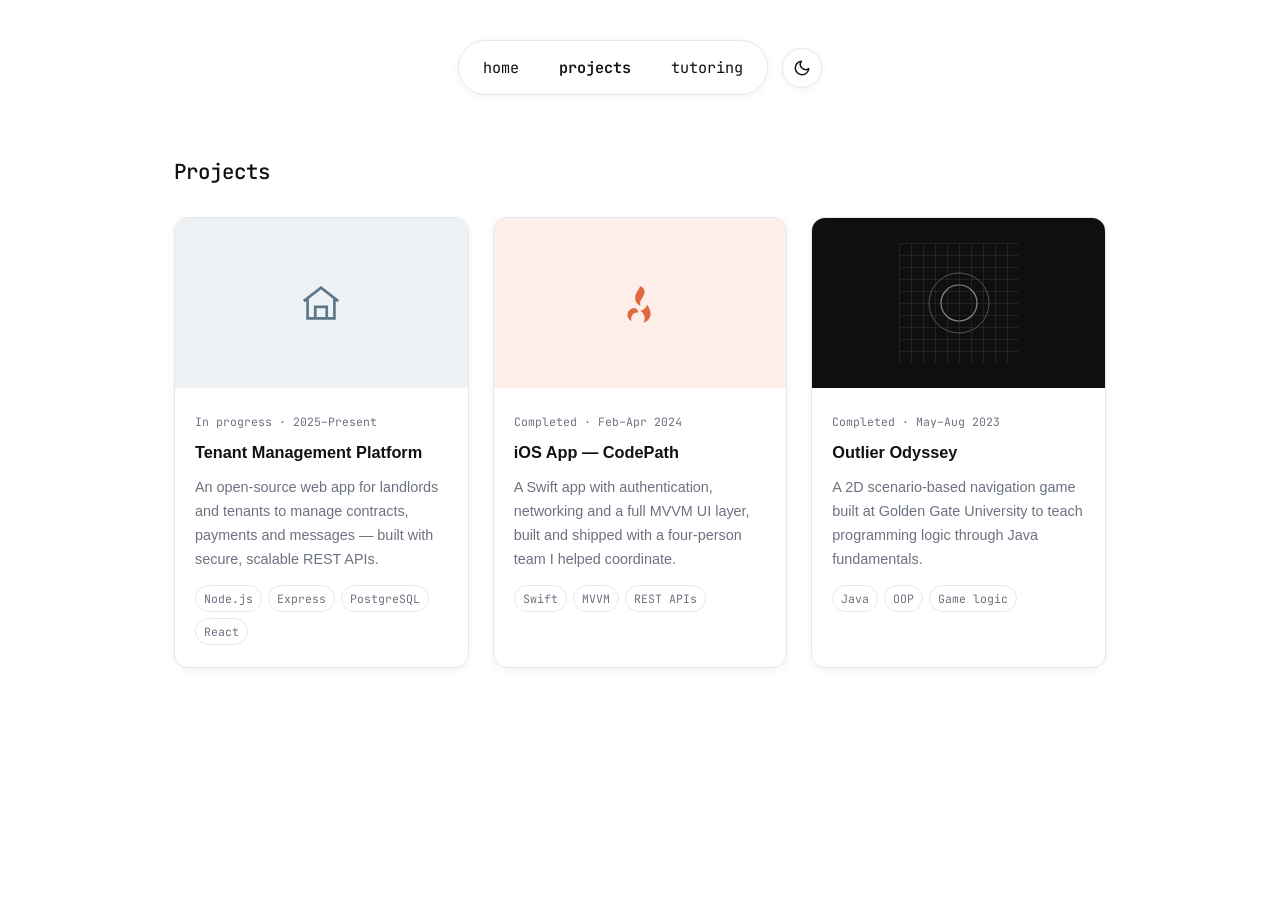
<file: projects.html>
<!DOCTYPE html>
<html lang="en">
<head>
<meta charset="UTF-8">
<meta name="viewport" content="width=device-width, initial-scale=1.0">
<title>Projects | Josue Cikanga</title>
<link rel="preconnect" href="https://fonts.googleapis.com">
<link rel="preconnect" href="https://fonts.gstatic.com" crossorigin>
<link href="https://fonts.googleapis.com/css2?family=JetBrains+Mono:wght@400;500;600&display=swap" rel="stylesheet">
<link rel="stylesheet" href="styles.css">
</head>
<body>

<div class="nav-wrap">
  <div class="nav-pill mono">
    <a href="index.html">home</a>
    <a href="projects.html" class="active">projects</a>
    <a href="tutoring.html">tutoring</a>
  </div>
  <button class="theme-toggle" aria-label="Toggle dark mode">
    <svg class="moon-icon" viewBox="0 0 24 24" fill="none" stroke="currentColor" stroke-width="2" stroke-linecap="round" stroke-linejoin="round"><path d="M21 12.79A9 9 0 1 1 11.21 3 7 7 0 0 0 21 12.79z"/></svg>
    <svg class="sun-icon" viewBox="0 0 24 24" fill="none" stroke="currentColor" stroke-width="2" stroke-linecap="round" stroke-linejoin="round"><circle cx="12" cy="12" r="4"/><path d="M12 2v2M12 20v2M4.93 4.93l1.41 1.41M17.66 17.66l1.41 1.41M2 12h2M20 12h2M6.34 17.66l-1.41 1.41M19.07 4.93l-1.41 1.41"/></svg>
  </button>
</div>

<main class="wide">
  <h2 class="section-heading mono" style="margin-bottom:28px;">Projects</h2>

  <div class="projects-grid">

    <article class="project-card">
      <div class="project-thumb" style="--thumb-bg:#eef2f5; --thumb-bg-dark:#131a1f;">
        <svg width="46" height="46" viewBox="0 0 24 24" fill="none" stroke="#5b7889" stroke-width="1.4">
          <path d="M3 11l9-7 9 7"/><path d="M5 10v10h14V10"/><path d="M9 20v-6h6v6"/>
        </svg>
      </div>
      <div class="project-body">
        <span class="project-status mono">In progress · 2025–Present</span>
        <h3>Tenant Management Platform</h3>
        <p>An open-source web app for landlords and tenants to manage contracts, payments and messages — built with secure, scalable REST APIs.</p>
        <ul class="project-tags mono">
          <li>Node.js</li><li>Express</li><li>PostgreSQL</li><li>React</li>
        </ul>
      </div>
    </article>

    <article class="project-card">
      <div class="project-thumb" style="--thumb-bg:#fdeee9; --thumb-bg-dark:#201410;">
        <svg width="40" height="40" viewBox="0 0 24 24" fill="#e0693f">
          <path d="M12.1 2c-1 2.6-3 4-3 7 0 2.1 1.3 3.9 3.2 4.7-.1-.5-.2-1-.2-1.5 0-2.6 2.7-4.3 2.7-7C14.8 3.5 13.3 2.4 12.1 2zM8.7 15c-2.3 0-4.2 1.9-4.2 4.2 0 1.6 1 3 2.4 3.7-.4-1.4-.1-3 .9-4.1.9-.9 2.1-1.3 3.3-1.1-.3-1.5-1.6-2.7-2.4-2.7zM16.2 12.9c-.4 1.9-2 3.4-4 3.7 1.6.9 2.6 2.6 2.6 4.5 0 1-.3 1.9-.8 2.7 2.5-.5 4.4-2.7 4.4-5.3 0-2.4-1.6-4.5-2.2-5.6z"/>
        </svg>
      </div>
      <div class="project-body">
        <span class="project-status mono">Completed · Feb–Apr 2024</span>
        <h3>iOS App — CodePath</h3>
        <p>A Swift app with authentication, networking and a full MVVM UI layer, built and shipped with a four-person team I helped coordinate.</p>
        <ul class="project-tags mono">
          <li>Swift</li><li>MVVM</li><li>REST APIs</li>
        </ul>
      </div>
    </article>

    <article class="project-card">
      <div class="project-thumb" style="--thumb-bg:#0f0f0f; --thumb-bg-dark:#0f0f0f;">
        <svg width="120" height="120" viewBox="0 0 120 120">
          <defs>
            <pattern id="grid" width="12" height="12" patternUnits="userSpaceOnUse">
              <path d="M 12 0 L 0 0 0 12" fill="none" stroke="#333" stroke-width="1"/>
            </pattern>
          </defs>
          <rect width="120" height="120" fill="url(#grid)"/>
          <circle cx="60" cy="60" r="18" fill="none" stroke="#888" stroke-width="1.2"/>
          <circle cx="60" cy="60" r="30" fill="none" stroke="#555" stroke-width="1"/>
        </svg>
      </div>
      <div class="project-body">
        <span class="project-status mono">Completed · May–Aug 2023</span>
        <h3>Outlier Odyssey</h3>
        <p>A 2D scenario-based navigation game built at Golden Gate University to teach programming logic through Java fundamentals.</p>
        <ul class="project-tags mono">
          <li>Java</li><li>OOP</li><li>Game logic</li>
        </ul>
      </div>
    </article>

  </div>
</main>

<script src="script.js"></script>
</body>
</html>
</file>
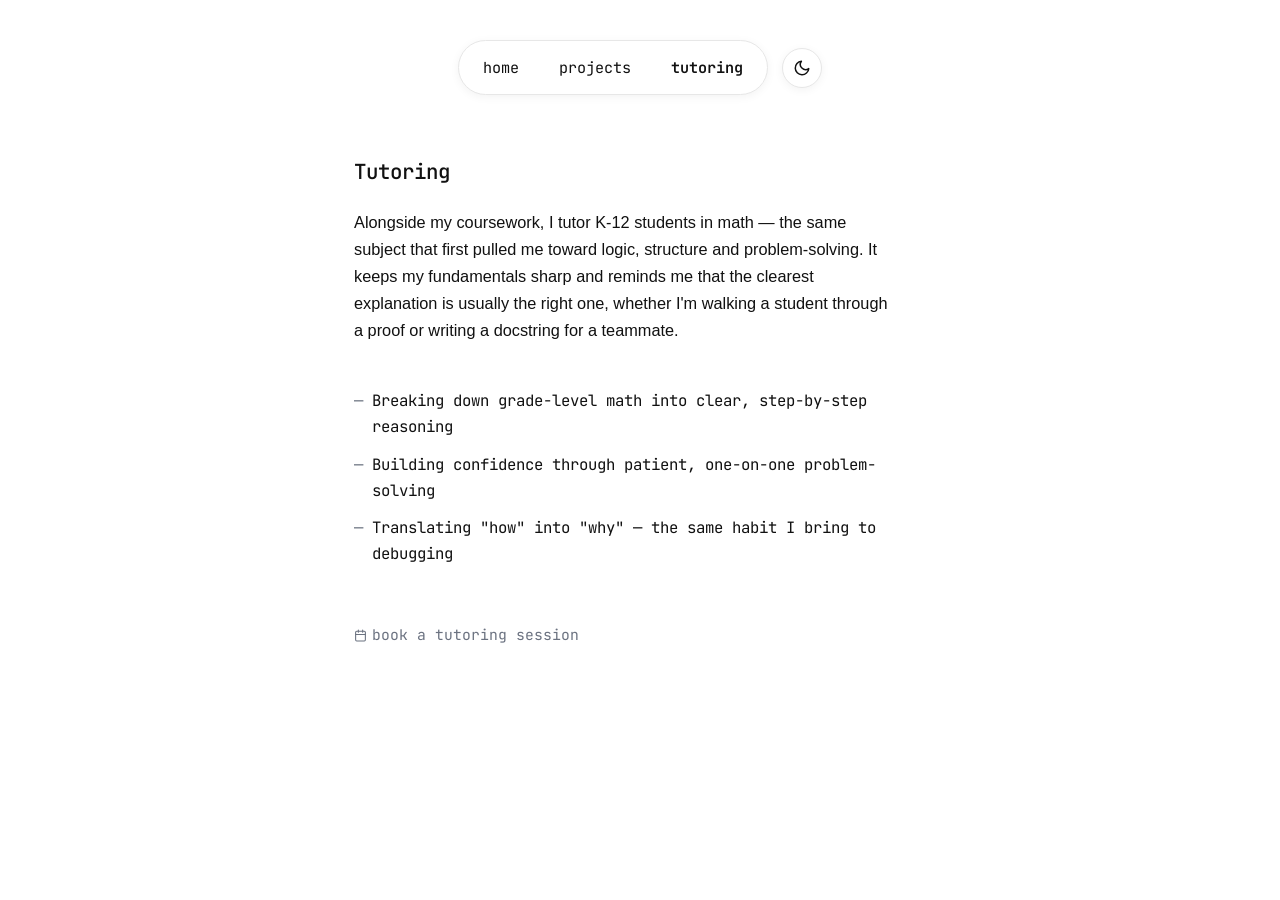
<file: tutoring.html>
<!DOCTYPE html>
<html lang="en">
<head>
<meta charset="UTF-8">
<meta name="viewport" content="width=device-width, initial-scale=1.0">
<title>Tutoring | Josue Cikanga</title>
<link rel="preconnect" href="https://fonts.googleapis.com">
<link rel="preconnect" href="https://fonts.gstatic.com" crossorigin>
<link href="https://fonts.googleapis.com/css2?family=JetBrains+Mono:wght@400;500;600&display=swap" rel="stylesheet">
<link rel="stylesheet" href="styles.css">
</head>
<body>

<div class="nav-wrap">
  <div class="nav-pill mono">
    <a href="index.html">home</a>
    <a href="projects.html">projects</a>
    <a href="tutoring.html" class="active">tutoring</a>
  </div>
  <button class="theme-toggle" aria-label="Toggle dark mode">
    <svg class="moon-icon" viewBox="0 0 24 24" fill="none" stroke="currentColor" stroke-width="2" stroke-linecap="round" stroke-linejoin="round"><path d="M21 12.79A9 9 0 1 1 11.21 3 7 7 0 0 0 21 12.79z"/></svg>
    <svg class="sun-icon" viewBox="0 0 24 24" fill="none" stroke="currentColor" stroke-width="2" stroke-linecap="round" stroke-linejoin="round"><circle cx="12" cy="12" r="4"/><path d="M12 2v2M12 20v2M4.93 4.93l1.41 1.41M17.66 17.66l1.41 1.41M2 12h2M20 12h2M6.34 17.66l-1.41 1.41M19.07 4.93l-1.41 1.41"/></svg>
  </button>
</div>

<main>
  <h2 class="section-heading mono">Tutoring</h2>
  <p class="bio">
    Alongside my coursework, I tutor K-12 students in math — the same subject
    that first pulled me toward logic, structure and problem-solving. It keeps
    my fundamentals sharp and reminds me that the clearest explanation is
    usually the right one, whether I'm walking a student through a proof or
    writing a docstring for a teammate.
  </p>

  <ul class="tutoring-points mono" style="margin-bottom: 48px;">
    <li>Breaking down grade-level math into clear, step-by-step reasoning</li>
    <li>Building confidence through patient, one-on-one problem-solving</li>
    <li>Translating "how" into "why" — the same habit I bring to debugging</li>
  </ul>

  <div class="footer-links mono" style="justify-content:flex-start;">
    <a href="https://calendly.com/josuecik" id="calendly-link-2" target="_blank" rel="noopener">
      <svg viewBox="0 0 24 24" fill="none" stroke="currentColor" stroke-width="2" stroke-linecap="round" stroke-linejoin="round"><rect x="3" y="4" width="18" height="18" rx="2"/><line x1="16" y1="2" x2="16" y2="6"/><line x1="8" y1="2" x2="8" y2="6"/><line x1="3" y1="10" x2="21" y2="10"/></svg>
      book a tutoring session
    </a>
  </div>
</main>

<script src="script.js"></script>
</body>
</html>
</file>
<file: styles.css>
/* ============================================
   TOKENS
   ============================================ */
:root {
  --bg: #ffffff;
  --text: #111111;
  --muted: #6b7280;
  --border: #e7e7e7;
  --card-bg: #ffffff;
  --pill-bg: #ffffff;
  --shadow: 0 2px 10px rgba(0,0,0,0.05);
  --glow-a: #ff8a8a;
  --glow-b: #b98aff;
  --max-w: 620px;
  --max-w-wide: 980px;
}

[data-theme="dark"] {
  --bg: #0a0a0a;
  --text: #f2f2f2;
  --muted: #9a9a9a;
  --border: #262626;
  --card-bg: #111111;
  --pill-bg: #141414;
  --shadow: 0 2px 16px rgba(0,0,0,0.4);
}

* { box-sizing: border-box; }

body {
  margin: 0;
  background: var(--bg);
  color: var(--text);
  font-family: -apple-system, BlinkMacSystemFont, "Segoe UI", Helvetica, Arial, sans-serif;
  line-height: 1.65;
  transition: background 0.25s ease, color 0.25s ease;
  min-height: 100vh;
}

a { color: inherit; text-decoration: none; }
ul { margin: 0; padding: 0; list-style: none; }
p { margin: 0; }

.mono {
  font-family: "JetBrains Mono", ui-monospace, SFMono-Regular, Menlo, Consolas, monospace;
}

/* ============================================
   NAV — floating pill
   ============================================ */
.nav-wrap {
  display: flex;
  justify-content: center;
  align-items: center;
  gap: 14px;
  padding: 40px 20px 20px;
}
.nav-pill {
  display: flex;
  align-items: center;
  gap: 4px;
  background: var(--pill-bg);
  border: 1px solid var(--border);
  border-radius: 999px;
  padding: 6px;
  box-shadow: var(--shadow);
}
.nav-pill a {
  font-size: 0.95rem;
  color: var(--text);
  padding: 8px 18px;
  border-radius: 999px;
  transition: background 0.15s ease;
}
.nav-pill a:hover { background: rgba(128,128,128,0.12); }
.nav-pill a.active { color: var(--text); font-weight: 600; }

.theme-toggle {
  width: 40px;
  height: 40px;
  border-radius: 50%;
  border: 1px solid var(--border);
  background: var(--pill-bg);
  box-shadow: var(--shadow);
  display: flex;
  align-items: center;
  justify-content: center;
  cursor: pointer;
  color: var(--text);
}
.theme-toggle svg { width: 18px; height: 18px; }
.theme-toggle .sun-icon { display: none; }
[data-theme="dark"] .theme-toggle .moon-icon { display: none; }
[data-theme="dark"] .theme-toggle .sun-icon { display: block; }

/* ============================================
   PAGE / MAIN CONTAINER
   ============================================ */
main {
  max-width: var(--max-w);
  margin: 0 auto;
  padding: 40px 24px 100px;
}
main.wide { max-width: var(--max-w-wide); }

/* ============================================
   HERO
   ============================================ */
.hero-row {
  display: flex;
  align-items: flex-start;
  justify-content: space-between;
  gap: 20px;
  margin-bottom: 36px;
}
.hero-name {
  font-size: 1.7rem;
  font-weight: 500;
  margin: 0;
}
.cursor-blink {
  display: inline-block;
  width: 2px;
  background: var(--text);
  margin-left: 2px;
  animation: blink 1s step-end infinite;
}
@keyframes blink { 50% { opacity: 0; } }

.avatar-frame {
  position: relative;
  width: 84px;
  height: 84px;
  flex-shrink: 0;
}
.avatar-glow {
  position: absolute;
  inset: -6px;
  border-radius: 50%;
  background: conic-gradient(from 120deg, var(--glow-a), var(--glow-b), var(--glow-a));
  filter: blur(9px);
  opacity: 0.55;
}
.avatar-circle {
  position: relative;
  width: 84px;
  height: 84px;
  border-radius: 50%;
  background: var(--card-bg);
  border: 3px solid var(--bg);
  display: flex;
  align-items: center;
  justify-content: center;
  overflow: hidden;
}
.avatar-circle svg { width: 100%; height: 100%; }
.avatar-circle img { width: 100%; height: 100%; object-fit: cover; display: block; }

/* ============================================
   BIO
   ============================================ */
.bio {
  color: var(--text);
  font-size: 1.02rem;
  margin-bottom: 44px;
  max-width: 60ch;
}

/* ============================================
   NOW LIST (date + item rows)
   ============================================ */
.now-list { margin-bottom: 48px; }
.now-row {
  display: flex;
  gap: 18px;
  padding: 10px 0;
}
.now-date {
  color: var(--muted);
  font-size: 0.92rem;
  width: 128px;
  flex-shrink: 0;
}
.now-title {
  font-weight: 500;
  font-size: 0.98rem;
}
.now-title a:hover { text-decoration: underline; }

/* ============================================
   SKILLS
   ============================================ */
.section-heading {
  font-size: 1.3rem;
  font-weight: 500;
  margin: 0 0 20px;
}
.skills-row {
  display: flex;
  flex-wrap: wrap;
  align-items: center;
  gap: 22px;
  margin-bottom: 56px;
}
.skills-row img {
  height: 28px;
  width: auto;
  filter: grayscale(1);
  opacity: 0.75;
  transition: opacity 0.15s ease, filter 0.15s ease;
}
[data-theme="dark"] .skills-row img { filter: grayscale(1) invert(0.85); }
.skills-row img:hover { opacity: 1; filter: grayscale(0); }
[data-theme="dark"] .skills-row img:hover { filter: grayscale(0) invert(0); }

/* ============================================
   FOOTER LINKS
   ============================================ */
.footer-links {
  display: flex;
  justify-content: center;
  gap: 28px;
  flex-wrap: wrap;
  padding-top: 8px;
}
.footer-links a {
  display: inline-flex;
  align-items: center;
  gap: 5px;
  color: var(--muted);
  font-size: 0.92rem;
  transition: color 0.15s ease;
}
.footer-links a:hover { color: var(--text); }
.footer-links svg { width: 13px; height: 13px; }

/* ============================================
   PROJECTS GRID
   ============================================ */
.projects-grid {
  display: grid;
  grid-template-columns: repeat(3, 1fr);
  gap: 24px;
}
.project-card {
  border: 1px solid var(--border);
  border-radius: 14px;
  overflow: hidden;
  background: var(--card-bg);
  box-shadow: var(--shadow);
  display: flex;
  flex-direction: column;
}
.project-thumb {
  height: 170px;
  display: flex;
  align-items: center;
  justify-content: center;
  background: var(--thumb-bg, #f2f2f2);
  color: var(--thumb-fg, #111);
  font-size: 2rem;
}
[data-theme="dark"] .project-thumb { background: var(--thumb-bg-dark, #1a1a1a); }
.project-body { padding: 20px 20px 22px; }
.project-body h3 {
  font-size: 1.02rem;
  font-weight: 600;
  margin: 0 0 10px;
}
.project-body p {
  color: var(--muted);
  font-size: 0.9rem;
  margin: 0;
}
.project-tags {
  display: flex;
  flex-wrap: wrap;
  gap: 6px;
  margin-top: 14px;
}
.project-tags li {
  font-size: 0.72rem;
  color: var(--muted);
  border: 1px solid var(--border);
  padding: 3px 8px;
  border-radius: 999px;
}
.project-status {
  display: inline-block;
  font-size: 0.72rem;
  color: var(--muted);
  margin-bottom: 8px;
}

/* ============================================
   TUTORING PAGE
   ============================================ */
.tutoring-points li {
  padding-left: 18px;
  position: relative;
  margin-bottom: 12px;
  font-size: 0.98rem;
}
.tutoring-points li::before {
  content: "—";
  position: absolute;
  left: 0;
  color: var(--muted);
}

/* ============================================
   RESPONSIVE
   ============================================ */
@media (max-width: 720px) {
  .projects-grid { grid-template-columns: 1fr; }
  .nav-pill a { padding: 8px 12px; font-size: 0.88rem; }
}
@media (max-width: 480px) {
  .hero-name { font-size: 1.4rem; }
  .now-row { flex-direction: column; gap: 2px; }
  .now-date { width: auto; }
}
</file>
